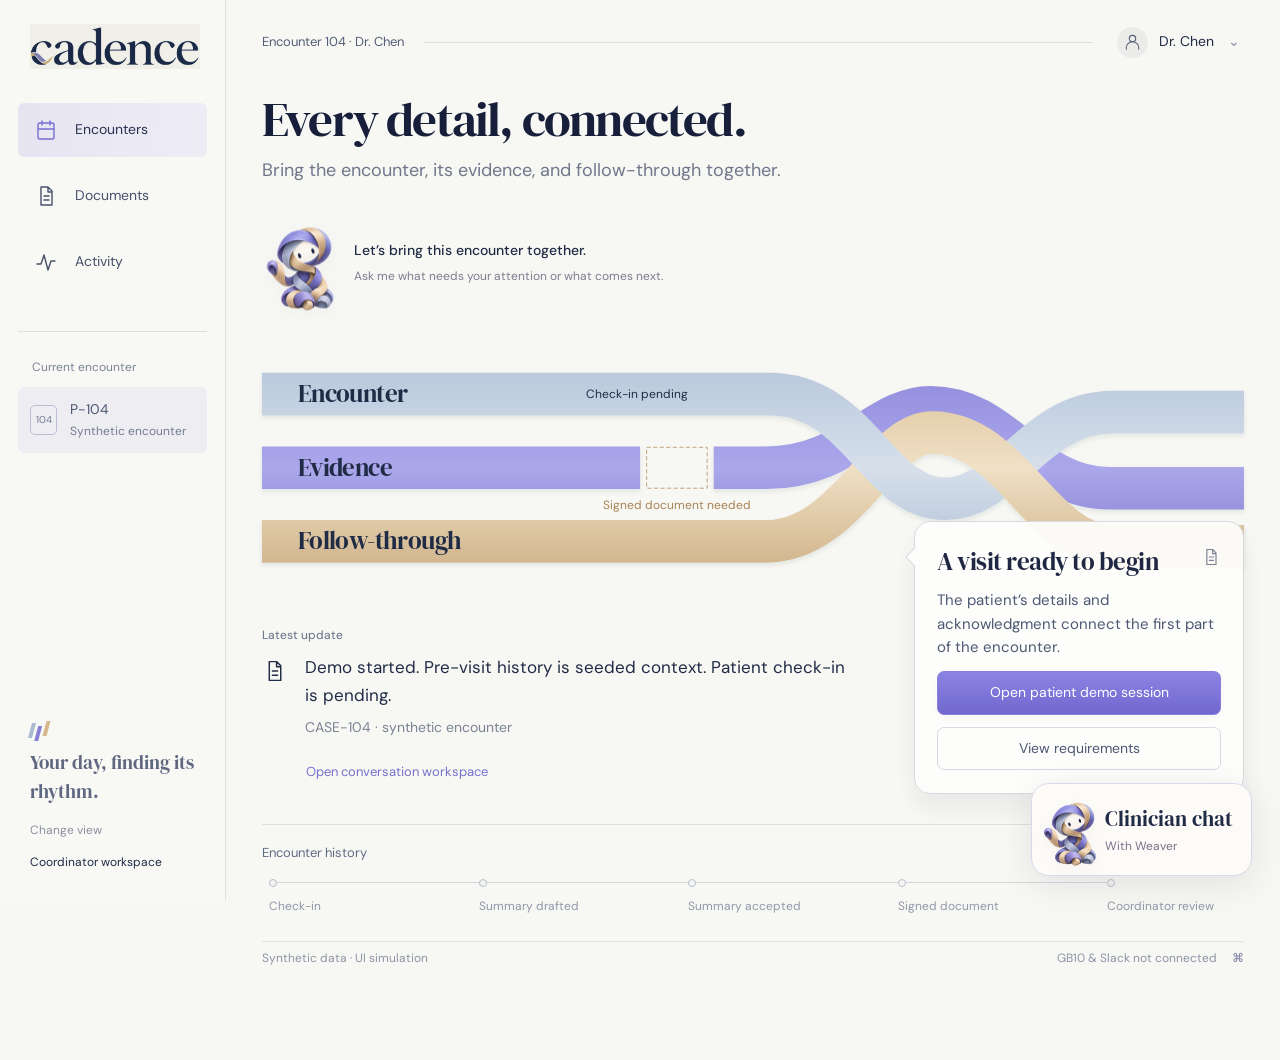
<file: web/encounter.html>
<!doctype html>
<html lang="en"><head><meta charset="utf-8"><meta name="viewport" content="width=device-width,initial-scale=1"><meta name="theme-color" content="#F7F7F3"><title>Cadence · Your day, finding its rhythm.</title><meta name="description" content="Cadence brings the encounter, its evidence, and follow-through together. Synthetic workflow prototype."><link rel="stylesheet" href="fonts.css"><link rel="stylesheet" href="weave.css"><link rel="stylesheet" href="weaver.css"><link rel="icon" type="image/svg+xml" href="data:image/svg+xml,%3Csvg xmlns='http://www.w3.org/2000/svg' viewBox='0 0 40 40'%3E%3Cpath d='M31 9A15 15 0 1 0 31 31' fill='none' stroke='%23202B46' stroke-width='5'/%3E%3Cpath d='M6 22Q17 15 29 31' fill='none' stroke='%237775D8' stroke-width='5'/%3E%3Cpath d='M6 24Q17 36 29 29' fill='none' stroke='%23D4B88F' stroke-width='4'/%3E%3C/svg%3E"></head><body>
<div class="app-shell"><aside class="sidebar"><a class="brand" href="#clinician" aria-label="Cadence"><svg viewBox="200 260 1140 270" role="img" aria-label="Cadence woven wordmark"><image href="assets/wordmark-source.png" width="1536" height="1024"/></svg></a><nav id="navigation" aria-label="Workspace"></nav><div class="sidebar-case"><span>Current encounter</span><button data-go="home" class="case-button"><span class="case-icon">104</span><span>P-104<small>Synthetic encounter</small></span></button></div><div class="sidebar-bottom"><span class="small-weave" aria-hidden="true"><i></i><i></i><i></i></span><p>Your day, finding its rhythm.</p><button data-action="sessions">Change view</button><a href="index.html" style="display:block;margin-top:12px;font-size:12px">Coordinator workspace</a></div></aside><div class="workspace"><header class="topbar"><span id="context"></span><span class="topbar-line"></span><button id="session-button" data-action="sessions"></button></header><main id="app"></main><footer><span>Synthetic data · UI simulation</span><button data-action="runtime">GB10 & Slack not connected <span aria-hidden="true">⌘</span></button></footer></div></div>
<dialog id="sessions"><div class="dialog-top"><div><span class="eyebrow">WORKSPACE VIEWS</span><h2>A view for each person.</h2></div><button data-close="sessions" class="icon-button" aria-label="Close role selection">×</button></div><p>Choose the workspace for your role. These prototype views are not authenticated sessions.</p><div class="role-options"><button data-role="clinician"><strong>Clinician</strong><span>Dr. Chen · Review and supply evidence</span></button><button data-role="patient"><strong>Patient</strong><span>P-104 · Confirm details and check in</span></button><button data-role="coordinator"><strong>Coordinator</strong><span>Tasks, schedules and Weaver</span></button></div></dialog>
<dialog id="runtime"><div class="dialog-top"><div><span class="eyebrow">RUNTIME EVIDENCE</span><h2>What is actually connected?</h2></div><button data-close="runtime" class="icon-button" aria-label="Close runtime evidence">×</button></div><div class="runtime-grid"><section><h3>Local inference</h3><p>LLM route: unknown<br>Hosted inference providers: unknown<br>GPU: N/A · Generation speed: N/A</p></section><section><h3>Speech</h3><p>ASR endpoint: disconnected<br>Execution: fixture replay only<br>Processing duration: N/A</p></section><section><h3>Policy</h3><p>Agent refusal: not observed<br>OpenShell denial: not observed<br>No sandbox probe has run.</p></section></div><p class="footnote">Browser file hashes and UI events are real local computations. Model calls, Slack delivery, authentication, durable state, and independent source verification are not implemented.</p></dialog>
<dialog id="detail"><div class="dialog-top"><h2 id="detail-title"></h2><button data-close="detail" class="icon-button" aria-label="Close detail">×</button></div><div id="detail-content"></div></dialog><div id="toast" role="status" aria-live="polite"></div><script src="model.js"></script><script src="weaver-work.js"></script><script src="weave.js"></script><script src="app.js"></script><script src="role-chat.js"></script></body></html>
</file>
<file: web/fonts.css>
@font-face {
  font-family: 'DM Sans';
  font-style: normal;
  font-weight: 400;
  font-display: swap;
  src: url(assets/font-0.ttf) format('truetype');
}
@font-face {
  font-family: 'DM Sans';
  font-style: normal;
  font-weight: 500;
  font-display: swap;
  src: url(assets/font-1.ttf) format('truetype');
}
@font-face {
  font-family: 'DM Sans';
  font-style: normal;
  font-weight: 600;
  font-display: swap;
  src: url(assets/font-2.ttf) format('truetype');
}
@font-face {
  font-family: 'DM Serif Display';
  font-style: normal;
  font-weight: 400;
  font-display: swap;
  src: url(assets/font-3.ttf) format('truetype');
}
</file>
<file: web/weave.css>
:root{--pearl:#f7f7f3;--ink:#202b46;--body:#4e5873;--muted:#7b8396;--line:#dedfe3;--iris:#7775d8;--iris-deep:#625ccd;--iris-pale:#eeedf7;--champagne:#d4b88f;--paper:#fdfdfb;--serif:'DM Serif Display',Georgia,serif;--sans:'DM Sans',Arial,sans-serif}*{box-sizing:border-box}html{scroll-behavior:smooth}body{margin:0;background:var(--pearl);font:16px/1.55 var(--sans);color:var(--ink);-webkit-font-smoothing:antialiased}button,input,select,textarea{font:inherit}button,a,input,select,textarea{-webkit-tap-highlight-color:transparent}button{cursor:pointer;color:var(--body);border:1px solid #d7d9e3;background:transparent;padding:11px 17px;border-radius:7px;transition:background .18s,border-color .18s,transform .18s}button:hover{background:#eeeeF5;border-color:#bfc0d5}button:active{transform:translateY(1px)}button:disabled{opacity:.42;cursor:not-allowed;transform:none}a{color:inherit;text-decoration:none}button:focus-visible,a:focus-visible,input:focus-visible,select:focus-visible,textarea:focus-visible,summary:focus-visible{outline:2px solid var(--iris-deep);outline-offset:4px}.icon{width:24px;height:24px;flex-shrink:0}.app-shell{display:grid;grid-template-columns:226px minmax(0,1fr);min-height:100vh}.sidebar{position:sticky;top:0;height:100vh;border-right:1px solid var(--line);padding:24px 18px;display:flex;flex-direction:column;background:#f8f8f5;z-index:4}.brand{display:block;width:170px;height:45px;margin:0 12px 34px;mix-blend-mode:multiply}.brand svg{width:100%;height:100%;overflow:hidden}.sidebar nav{display:flex;flex-direction:column;gap:12px}.sidebar nav a{display:flex;align-items:center;gap:17px;font-size:14px;padding:15px 16px;border-radius:6px;color:#49516b}.sidebar nav a:hover{background:#f0eff4}.sidebar nav a.active{background:linear-gradient(100deg,#e7e4f1,#eeedf6);color:#293351}.sidebar nav a.active .icon{color:#7770d1}.sidebar-case{margin-top:42px;padding-top:22px;border-top:1px solid var(--line)}.sidebar-case>span{font-size:12px;color:var(--muted);padding-left:14px}.case-button{border:0;width:100%;display:flex;gap:13px;align-items:center;text-align:left;margin-top:8px;background:#eeedf2;padding:12px;font-size:14px}.case-icon{width:27px;height:30px;display:grid;place-items:center;border:1px solid #b9bfd1;border-radius:5px;font-size:10px;color:#757c98}.case-button small{display:block;font-size:12px;color:#747c91;margin-top:2px}.sidebar-bottom{margin-top:auto;padding:35px 12px 4px}.sidebar-bottom p{font-family:var(--serif);font-size:19px;font-weight:400;margin:10px 0;color:#5f6880}.sidebar-bottom button{font-size:12px;padding:0;border:0;color:#8b90a1}.small-weave{display:flex;gap:3px;transform:skew(-15deg);width:32px}.small-weave i{height:15px;width:4px;background:#aabbd1}.small-weave i:nth-child(2){background:#8880d5;transform:translateY(3px)}.small-weave i:nth-child(3){background:#d6b78b;transform:translateY(-2px)}.workspace{min-width:0;padding:0 36px}.topbar{display:flex;align-items:center;gap:20px;height:84px;font-size:13px;color:#546078}.topbar-line{height:1px;background:var(--line);flex:1}.topbar>span:first-child{white-space:nowrap}#session-button{border:0;padding:4px;display:flex;align-items:center;gap:11px;font-size:14px;color:var(--ink)}#session-button .icon{width:31px;height:31px;padding:6px;background:#ebebea;border-radius:50%;color:#596179}.chevron{margin-left:3px;color:#8a91a0}.page-heading{margin:8px 0 25px}.page-heading h1{font-family:var(--serif);font-size:clamp(34px,3.8vw,58px);font-weight:400;line-height:1.12;letter-spacing:-1.8px;margin:0 0 10px;color:#171f3b}.page-heading>p{font-size:18px;line-height:1.6;color:#71778b;margin:0}h2,h3{font-family:var(--serif);font-weight:400;letter-spacing:-.5px;color:#202743;line-height:1.3;margin:0 0 12px}h2{font-size:27px}h3{font-size:21px}p{margin:0 0 15px}.metadata,.muted{color:#7b8396;font-size:14px}.metadata{line-height:1.7}.eyebrow{font-size:12px;letter-spacing:1.7px;color:var(--muted)}.footnote{font-size:12px;color:#7b8296;line-height:1.7;margin-top:16px}.badge{border:1px solid #dfe0ea;border-radius:6px;background:#eeedf5;font-size:12px;padding:6px 10px;white-space:nowrap;color:#5e6285}.badge.warm{color:#926b43;background:#fbf2e6;border-color:#ead9bf}.badge.success{background:#edf0f3;color:#596882}.primary{background:linear-gradient(180deg,#8b84e3,#7068ce);border:1px solid #8980dd;color:white;box-shadow:0 3px 7px #635dbb0a}.primary:hover{background:linear-gradient(180deg,#8177da,#655bc2);border-color:#766ad1}.full{display:block;width:100%}.text-button,.source-link{border:0;border-radius:0;padding:0;color:#7870cc;font-size:14px;background:transparent;box-shadow:none}.source-link{display:inline-block;text-decoration:underline;text-underline-offset:3px}.text-button:hover,.source-link:hover{background:none;color:#534ca6}.actions{display:flex;align-items:center;flex-wrap:wrap;gap:12px;margin:22px 0 0}.actions button{font-size:14px}.surface{border:1px solid #dcdde4;border-radius:12px;background:linear-gradient(145deg,#ffffffcb,#ffffff50);padding:25px 27px;min-width:0}.surface p{font-size:15px;color:var(--body)}.two-columns{display:grid;grid-template-columns:1fr 1fr;gap:22px;margin:22px 0 28px}.section-heading{display:flex;justify-content:space-between;align-items:flex-start;gap:15px}.section-heading h2{margin-bottom:12px}.weave{position:relative;width:100%;isolation:isolate;margin:30px 0 5px;aspect-ratio:4/1;min-height:240px}.weave>svg{display:block;position:absolute;inset:0;width:100%;height:100%;overflow:visible}.weave-controls{position:absolute;inset:0;pointer-events:none}.ribbon-control{position:absolute;left:1%;height:17%;width:45%;border:0;border-radius:0;display:flex;align-items:center;gap:20px;padding:0 26px;text-align:left;pointer-events:auto;background:none!important;color:var(--ink)}.ribbon-control:hover{background:#ffffff1a!important;border-radius:7px}.ribbon-control-0{top:11.3%}.ribbon-control-1{top:41.3%}.ribbon-control-2{top:71.3%}.ribbon-title{font-family:var(--serif);font-size:25px;line-height:1.1;white-space:nowrap;letter-spacing:-.6px}.ribbon-note{font-size:12px;margin-left:auto;white-space:nowrap;max-width:54%;text-align:right}.ribbon-control-1 .ribbon-note{display:none}.ribbon-control-2 .ribbon-note{display:none}.ribbon-check{font-size:15px;display:grid;place-items:center;width:26px;height:26px;border-radius:50%;background:#5d7099;color:white;border:1px solid white;flex-shrink:0}.gap-control{position:absolute;left:39.1%;width:6.3%;top:40%;height:19%;border:0;background:none!important;border-radius:0;padding:0}.gap-control span{position:absolute;top:100%;left:50%;transform:translateX(-50%);white-space:nowrap;font-size:12px;color:#a98457;margin-top:6px}.gap-control:hover:before{content:'';position:absolute;inset:3px;background:#d7c09b2b;border-radius:4px}.ribbon-path{stroke-linecap:butt;stroke-linejoin:round}.weave-enter .ribbon-drawing{animation:weaveReveal 1.6s cubic-bezier(.25,.65,.3,1) both}.weave-progress .ribbon-drawing{animation:weaveContinue .9s ease-in-out}.weave-input .ribbon-drawing{animation:weaveContinue .9s ease-in-out}.weave-enter .ribbon-note,.weave-enter .ribbon-check{animation:labelIn 1.5s ease both}.weave[data-confirmed="1"] .strand-1{filter:brightness(1.04)}.weave[data-confirmed="2"] .strand-2{filter:brightness(1.04)}@keyframes weaveReveal{from{clip-path:inset(-15% 100% -15% 0)}to{clip-path:inset(-15% 0 -15% 0)}}@keyframes weaveContinue{0%,100%{transform:translateY(0)}50%{transform:translateY(-2px)}}.compact{min-height:130px;max-height:180px;aspect-ratio:6.4/1;margin:20px 0 24px}.compact .ribbon-title{font-size:21px}.compact .ribbon-note{font-size:11px}.compact .ribbon-control{height:22%;padding:0 18px;gap:15px}.compact .ribbon-control-0{top:9%}.compact .ribbon-control-1{top:39%}.compact .ribbon-control-2{top:69%}.compact .gap-control span{font-size:11px;margin-top:2px}.encounter-bottom{display:grid;grid-template-columns:minmax(0,1fr) 330px;gap:7%;align-items:start;margin:20px 0 18px}.latest-update{padding:15px 0;max-width:660px}.latest-update>small{font-size:12px;color:#636e84;display:block;margin-bottom:9px}.latest-update>div{display:flex;gap:18px;align-items:flex-start}.latest-update .icon{width:25px;height:28px;margin-top:4px}.latest-update p{font-size:17px;line-height:1.65;margin-bottom:6px}.latest-update .source-link{font-size:13px;margin-left:14px}.latest-update>.text-button{margin:22px 0 0 44px;font-size:13px}.connection-panel{position:relative;background:#fdfdfbf2;border:1px solid #d8d9e0;border-radius:16px;padding:23px 22px;box-shadow:0 14px 22px #1d294710;margin-top:-90px;z-index:2}.connection-panel:before{content:'';position:absolute;width:13px;height:13px;background:#fdfdfb;border-left:1px solid #d8d9e0;border-bottom:1px solid #d8d9e0;left:-7px;top:28px;transform:rotate(45deg)}.panel-heading{display:flex;align-items:flex-start;gap:13px}.panel-heading h2{font-size:25px;flex:1}.panel-heading .icon{width:20px;color:#7a8194}.connection-panel p{font-size:15px;color:var(--body);margin-bottom:5px}.connection-panel .metadata{font-size:12px;display:block;margin:5px 0 19px}.connection-panel .full{font-size:14px;margin-top:12px;padding:10px}.history-strip{border-top:1px solid var(--line);padding:18px 0 0;margin-top:25px}.history-strip>div:first-child{display:flex;justify-content:space-between;font-size:13px;color:#606c84;margin-bottom:19px}.history-strip .text-button{font-size:12px}.history-points{display:flex;padding:0 7px}.history-points button{flex:1;border:0;border-radius:0;border-top:1px solid #d4d6df;padding:14px 10px 0 0;position:relative;text-align:left;font-size:12px;color:#9298aa;line-height:1.5}.history-points i{position:absolute;top:-4px;left:0;width:8px;height:8px;background:#f4f4f1;border:1px solid #b8bece;border-radius:50%}.history-points .done{color:#626e88}.history-points .done i{background:#8580ce;border-color:#7772c6}.history-points button:hover{background:transparent;color:#7770cc}.history-points button:last-child{flex:0 0 130px;border-top-color:transparent}.patient-layout{display:grid;grid-template-columns:minmax(390px,.85fr) 1.15fr;gap:0;align-items:center;margin:32px 0 45px}.patient-form{position:relative;z-index:2;background:#ffffffb3;padding:26px 29px;border-radius:12px}.patient-form h2{font-size:31px;line-height:1.2;margin:0 0 26px;letter-spacing:-.7px}.patient-ribbons{min-width:0;margin-left:-1px;overflow:visible}.patient.weave{width:100%;min-height:315px;aspect-ratio:1.8;margin:0}.patient.weave svg{width:175%;max-width:none;left:0}.patient .weave-controls{width:175%}.patient .ribbon-control{width:47%;padding-left:30px}.patient .ribbon-title{font-size:28px}.patient .ribbon-note,.patient .ribbon-check{display:none}.patient-weave-caption{font-size:13px;color:#838b9b;max-width:380px;padding-left:30px;margin:10px 0 0}.patient-layout{overflow:hidden}.checked-in{display:flex;gap:20px;align-items:center;margin:35px 0}.checked-in>.icon{width:42px;height:42px;background:#e5e4f4;color:#6c68be;border-radius:50%;padding:10px}.checked-in p{font-size:23px;font-family:var(--serif);margin:0}.checked-in p span{display:block;font:14px var(--sans);color:var(--muted);margin-top:7px}.field{display:block;font-size:15px;color:#505d7d;margin:0 0 23px}.field input,.field select{display:block;width:100%;height:45px;margin-top:8px;padding:9px 13px;border:1px solid #cbd0df;background:#ffffffb5;color:var(--ink);border-radius:6px;outline-offset:3px}.check-label{display:flex;gap:13px;align-items:flex-start;font-size:14px;line-height:1.6;color:#57617c;margin:20px 0}.check-label input{width:21px;height:21px;accent-color:#7b74d2;flex-shrink:0;margin:1px 0 0}.patient-form .primary{margin-top:30px;padding:13px;font-size:16px}.file-picker{border:1px dashed #bbb9d3;border-radius:9px;display:flex;flex-wrap:wrap;align-items:center;gap:15px;padding:22px;margin:22px 0;background:#f3f2f8}.file-picker>span{font-size:15px}.file-picker small{font-size:12px;color:#8b8fa3;display:block;margin-top:3px}.file-picker input{font-size:13px;width:100%;margin-top:6px}.file-picker input::file-selector-button{background:#eeecf8;border:1px solid #c6c3df;border-radius:4px;font:inherit;color:#555179;padding:7px 10px;margin-right:12px;cursor:pointer}.callout{background:#efedf5;color:#646580;padding:15px 17px;border-radius:6px;font-size:13px;line-height:1.7;margin:20px 0}.form-error{color:#a34646;font-size:13px!important;margin-top:12px}.form-error:empty{display:none}.document-facts{display:grid;grid-template-columns:105px minmax(0,1fr);gap:14px 17px;margin:28px 0;font-size:14px}.document-facts dt{color:#8a90a0}.document-facts dd{margin:0;min-width:0}.hash{font-family:monospace;font-size:12px;overflow-wrap:anywhere}.document-text{font:13px/1.8 monospace;white-space:pre-wrap;overflow-wrap:anywhere;padding:17px;background:#eeedf2;border-radius:6px;max-height:350px;overflow:auto}details summary{cursor:pointer;color:#7168bd;font-size:14px;padding:12px 0}details p{padding:12px 0}textarea{display:block;width:100%;min-height:240px;padding:15px;line-height:1.8;border:1px solid #bcbdd1;border-radius:7px;background:#ffffffa3;color:var(--ink);resize:vertical;margin-top:12px}.summary-text{font:23px/1.65 var(--serif)!important;color:var(--ink)!important;margin:30px 0 20px}.surface-bottom{border-top:1px solid var(--line);margin-top:35px;padding-top:23px}.empty-state{padding:30px 0;color:#939aac!important}.transcript{margin-top:30px;border-top:1px solid var(--line)}.transcript-line{width:100%;display:flex;gap:15px;align-items:baseline;border:0;border-bottom:1px solid var(--line);border-radius:0;padding:17px 8px;text-align:left;font-size:15px;line-height:1.8}.transcript-line time{font-size:12px;color:#939bb0}.transcript-line.selected{background:#ebe8f5;border-left:2px solid #8578ca}.gap-preview{display:flex;align-items:center;height:80px;margin:30px 0}.gap-preview span{height:28px;background:linear-gradient(#a09ce1,#7e78ce);flex:1}.gap-preview i{height:32px;width:70px;border:1px dashed #bda078;background:var(--pearl);margin:0 8px}.packet-heading{display:flex;align-items:center;gap:25px;justify-content:space-between}.packet-heading .page-heading{flex:1}.packet-heading .page-heading h1{font-size:clamp(33px,3.2vw,49px)}.packet-badge{display:flex;gap:12px;align-items:center;border:1px solid var(--line);padding:15px 17px;border-radius:9px;max-width:310px}.packet-badge h3{font-size:18px;margin:0 0 5px}.packet-badge span{font-size:12px;color:#79829b}.packet-badge .icon{width:25px;height:30px}.packet-columns{margin-top:20px}.packet-columns .section-heading{flex-wrap:wrap;gap:0}.packet-columns h2{font-size:25px}.source-table{margin-top:22px}.table-header{display:flex;justify-content:space-between;padding:10px 0;border-bottom:1px solid var(--line);font-size:12px;color:#6d7690}.table-header span:last-child{margin-right:50px}.source-row{display:flex;align-items:center;gap:13px;width:100%;padding:17px 0;border:0;border-bottom:1px solid var(--line);border-radius:0;text-align:left;font-size:14px;color:#394663}.source-row:last-child{border:0}.source-row>.icon{width:22px}.source-row>span{flex:1}.source-row>small{max-width:135px;font-size:12px;line-height:1.4;color:#7e879e}.source-row>i{width:25px;height:25px;flex-shrink:0;border:1px solid #d0d4e0;border-radius:50%;font-style:normal;display:grid;place-items:center;color:#a5adc0}.source-row>i.present{background:#c6d3e5;color:#394c70;border:0}.reviewed-summary{display:flex;gap:17px;margin:24px 0}.reviewed-summary .icon{width:28px;height:31px;margin-top:3px}.reviewed-summary p{font:22px/1.45 var(--serif);color:var(--ink)}.reviewed-summary span{font-size:13px;color:#717d95;display:block}.reviewed-summary .source-link{font-size:12px;margin-top:7px}.packet-actions{justify-content:flex-end;border-top:1px solid var(--line);padding-top:25px;margin-top:25px}.packet-notes{display:flex;gap:20px;font-size:12px;color:#969eae;border-top:1px solid var(--line);margin-top:25px;padding-top:18px}.packet-notes>span+span{border-left:1px solid var(--line);padding-left:20px}.unresolved-list{display:flex;gap:10px 20px;align-items:center;flex-wrap:wrap;background:#f3ede5;border:1px solid #e5d5be;border-radius:7px;padding:13px 16px;margin:15px 0 22px;font-size:13px;color:#876b4c}.unresolved-list strong{font-weight:500}.unresolved-list span{border-left:1px solid #dbccb6;padding-left:16px}.unresolved-list small{display:block;color:#a18d75;font-size:11px}.operator-weave{position:relative}.operator-weave>.weave{min-height:220px}.removed-note{position:absolute;left:34%;top:-10px;background:white;box-shadow:0 8px 20px #2b335e15;border:1px solid var(--line);padding:14px 20px;border-radius:8px;font-size:14px}.removed-note span{display:block;font-size:12px;color:#9699aa;margin-top:4px}.runtime-strip{display:grid;grid-template-columns:repeat(4,1fr);border:1px solid var(--line);border-radius:9px;padding:13px 0;margin:20px 0}.runtime-strip button{border:0;border-right:1px solid var(--line);border-radius:0;display:flex;gap:15px;align-items:center;text-align:left;padding:0 23px;font-size:14px}.runtime-strip button:last-child{border:0}.runtime-strip .icon{width:24px}.runtime-strip small{display:block;color:#7d879e;font-size:13px;margin-top:3px}.run-status{display:flex;gap:20px;align-items:center;padding:17px 20px;border-radius:7px;background:#eae8f5;margin:20px 0}.run-status strong{font-family:var(--serif);font-size:20px;font-weight:400;max-width:60%;overflow-wrap:anywhere;line-height:1.3}.run-status>span{border-left:1px solid #c9c5de;padding-left:20px;font-size:12px;color:#6e6e8f}.run-status.blocked{background:#f7e7e7;color:#a13f45}.run-status.blocked>span{border-color:#d9b8be}.operator-panels .actions{gap:8px}.operator-panels .actions button{font-size:12px;padding:10px 12px}.event-list{list-style:none;padding:0;margin:20px 0 0}.event-list li{display:flex;align-items:flex-start;position:relative;gap:17px;padding:0 0 22px;font-size:13px;color:#5d6884;line-height:1.6}.event-list li:not(:last-child):before{content:'';position:absolute;left:5px;top:10px;bottom:0;width:1px;background:#d8d9e4}.event-point{height:11px;width:11px;border:1px solid #9ca5bf;background:#eceef4;border-radius:50%;flex-shrink:0;margin-top:4px;z-index:1}.event-list li:first-child .event-point{background:#8279d7;border-color:#8279d7}.event-list li>div{flex:1}.event-list small{font-size:11px;color:#9a9fb2;display:block;margin-top:3px}.event-list time{font-size:11px;color:#909bb1;white-space:nowrap;margin-top:3px}.security-footer{margin:0 0 10px}.history-control{display:flex;align-items:center;justify-content:space-between;gap:25px}.history-control h2{margin-bottom:4px}.history-control label{font-size:13px;color:#7b8396}.history-control input{display:block;accent-color:#7b75cf;width:250px;margin-top:9px;cursor:ew-resize}.seeded-history{font-size:15px;line-height:2.3;color:#788297;padding-left:20px}.view-timeline .weave-controls,.view-timeline .gap-control{pointer-events:none}.view-timeline .ribbon-control{pointer-events:none}footer{display:flex;justify-content:space-between;align-items:center;gap:20px;min-height:62px;font-size:12px;color:#8d94a7;margin-top:26px;border-top:1px solid #e2e3e7}footer button{border:0;padding:7px 0;font-size:12px;color:#8d94a7}footer button>span{margin-left:12px;color:#7779a0}.sr-only{position:absolute;width:1px;height:1px;overflow:hidden;clip:rect(0,0,0,0);white-space:nowrap}dialog{border:1px solid #dcdde4;border-radius:15px;background:#fbfbf8;color:var(--ink);width:min(780px,92vw);max-height:85vh;overflow:auto;padding:30px 34px;box-shadow:0 25px 90px #202b4630}dialog::backdrop{background:#28314a33;backdrop-filter:blur(5px)}.dialog-top{display:flex;align-items:flex-start;justify-content:space-between;gap:20px;margin-bottom:20px}.dialog-top h2{font-size:32px;margin:7px 0 0}.icon-button{border:0;padding:0;font-size:27px;color:#80869e;line-height:1;width:30px;height:30px}dialog>p{font-size:14px;color:var(--muted)}.role-options{display:grid;grid-template-columns:1fr 1fr;gap:14px;margin-top:25px}.role-options button{text-align:left;padding:20px;background:#f0eef8;border-color:#dedbea}.role-options strong{display:block;font-family:var(--serif);font-size:23px;font-weight:400;margin-bottom:6px;color:var(--ink)}.role-options span{font-size:13px;color:#7b7d96}.runtime-grid{display:grid;grid-template-columns:repeat(3,1fr);gap:23px}.runtime-grid p{font-size:13px;line-height:1.9;color:var(--muted)}.requirement-details>div{display:flex;gap:16px;padding:15px 0;border-bottom:1px solid var(--line);font-size:15px}.requirement-details small{display:block;font-size:12px;color:var(--muted);margin-top:3px}#toast{position:fixed;left:50%;bottom:24px;transform:translate(-50%,15px);padding:13px 22px;background:#303955;color:#f5f4fa;box-shadow:0 8px 30px #202b4625;border-radius:8px;font-size:14px;opacity:0;pointer-events:none;transition:opacity .2s,transform .2s;max-width:90vw;z-index:20}#toast.show{opacity:1;transform:translate(-50%,0)}@keyframes weaveDraw{from{stroke-dashoffset:1000}to{stroke-dashoffset:0}}@keyframes weaveSettle{0%{transform:translateY(var(--entry,0))}75%{transform:translateY(calc(var(--entry,0)*-.12))}100%{transform:translateY(0)}}@keyframes crossIn{0%,40%{opacity:0;transform:translateX(-12px)}100%{opacity:1;transform:translateX(0)}}@keyframes sealIn{0%,60%{opacity:0;transform:translateY(4px)}100%{opacity:1;transform:none}}@keyframes labelIn{0%,35%{opacity:0}100%{opacity:1}}@keyframes continueWeave{0%{transform:translateX(-12px) scaleX(.985)}55%{transform:translateX(3px) scaleX(1.002)}100%{transform:none}}@keyframes crossSettle{0%{transform:translateX(-12px)}100%{transform:none}}@keyframes inputWeave{0%,100%{transform:translateX(0)}50%{transform:translateX(7px)}}@media(min-width:1700px){.app-shell{grid-template-columns:250px minmax(0,1fr)}.workspace{padding:0 50px}.topbar{height:90px}.weave{min-height:300px}.connection-panel{width:360px;justify-self:end}.page-heading{margin-top:20px}.ribbon-title{font-size:29px}.ribbon-note{font-size:14px}.compact{min-height:160px}.patient-layout{grid-template-columns:.8fr 1.2fr}.patient-form{padding:35px}.patient.weave{min-height:370px}}@media(max-width:1200px){.app-shell{grid-template-columns:190px minmax(0,1fr)}.sidebar{padding:23px 12px}.brand{width:146px;margin-left:8px}.sidebar nav a{padding:13px 11px;gap:12px;font-size:13px}.workspace{padding:0 25px}.ribbon-control{padding:0 17px;gap:10px}.ribbon-title{font-size:22px}.ribbon-note{font-size:11px}.ribbon-control-0 .ribbon-note{display:none}.weave{min-height:220px}.encounter-bottom{grid-template-columns:1fr 300px;gap:25px}.connection-panel{padding:22px 19px;margin-top:-30px}.panel-heading h2{font-size:23px}.packet-heading{align-items:flex-start}.packet-badge{max-width:240px;font-size:12px;padding:12px}.packet-badge h3{font-size:16px}.packet-heading .page-heading h1{font-size:38px}.two-columns{gap:17px}.surface{padding:22px}.source-row>small{max-width:100px}.runtime-strip button{padding:0 14px;gap:10px}.runtime-strip small{font-size:12px}.patient-layout{grid-template-columns:minmax(330px,1fr) 1fr}.patient-form h2{font-size:28px}.patient .ribbon-title{font-size:23px}.patient .ribbon-control{padding-left:20px}.history-control input{width:180px}}@media(max-width:950px){.app-shell{grid-template-columns:165px minmax(0,1fr)}.sidebar{padding:20px 9px}.brand{width:130px;margin-left:6px}.sidebar nav a{font-size:12px;padding:12px 9px;gap:9px}.sidebar nav .icon{width:20px}.sidebar-case{margin-top:30px}.sidebar-bottom{padding-left:7px}.sidebar-bottom p{font-size:16px}.workspace{padding:0 22px}.topbar{gap:12px;font-size:12px}#session-button{font-size:12px}.page-heading h1{font-size:43px}.page-heading>p{font-size:16px}.two-columns{grid-template-columns:1fr}.encounter-bottom{grid-template-columns:1fr 270px;gap:20px}.latest-update p{font-size:15px}.latest-update .source-link{margin-left:0;display:block}.connection-panel{padding:19px 17px}.panel-heading h2{font-size:22px}.ribbon-title{font-size:21px}.ribbon-check{display:none}.gap-control span{font-size:11px}.compact{min-height:150px}.patient-layout{grid-template-columns:1fr}.patient-form{max-width:600px}.patient-ribbons{margin:24px 0}.patient.weave{min-height:270px;aspect-ratio:2.5}.patient.weave svg,.patient .weave-controls{width:130%}.packet-heading{flex-direction:column;gap:0}.packet-badge{max-width:none;margin:0 0 12px}.runtime-strip{grid-template-columns:1fr 1fr;gap:18px 0}.runtime-strip button:nth-child(2){border:0}.history-control{flex-wrap:wrap}.role-options{grid-template-columns:1fr 1fr}.runtime-grid{grid-template-columns:1fr}.operator-weave>.weave{min-height:200px}.removed-note{top:-5px;left:27%;font-size:12px;max-width:270px}.removed-note span{font-size:11px}}@media(max-width:680px){.app-shell{display:block}.sidebar{position:relative;height:auto;width:100%;padding:17px 18px 0;border-right:0;border-bottom:1px solid var(--line);display:block}.brand{width:144px;height:35px;margin:0 0 16px}.sidebar nav{flex-direction:row;gap:8px;overflow:auto;padding-bottom:8px}.sidebar nav a{white-space:nowrap;flex:1;justify-content:center;padding:9px;font-size:13px;gap:8px}.sidebar nav .icon{width:19px;height:19px}.sidebar-case,.sidebar-bottom{display:none}.workspace{padding:0 18px}.topbar{height:66px;gap:9px}#session-button{font-size:12px}#session-button .icon{width:25px;height:25px}.topbar>span:first-child{font-size:11px;white-space:normal}.topbar-line{min-width:5px}.page-heading{margin:10px 0 20px}.page-heading h1,.packet-heading .page-heading h1{font-size:38px;letter-spacing:-1.2px;line-height:1.08}.page-heading>p{font-size:15px}.weave{min-height:190px;margin:26px 0 10px;overflow:visible}.weave svg{width:145%;left:0}.weave-controls{width:145%}.workspace{overflow:hidden}.ribbon-title{font-size:20px}.ribbon-control{padding-left:10px;width:44%}.ribbon-control-1{top:41%}.ribbon-control-2{top:71%}.gap-control{left:57%;top:42%;width:9%;height:15%}.gap-control span{font-size:10px;margin-top:3px;white-space:normal;width:95px;line-height:1.3;text-align:center}.encounter-bottom{grid-template-columns:1fr;gap:5px;margin-top:18px}.latest-update{padding:10px 0 20px}.latest-update>.text-button{margin-top:13px}.connection-panel{margin-top:0;padding:22px;border-radius:12px}.connection-panel:before{display:none}.connection-panel .metadata{margin-bottom:10px}.connection-panel .full{padding:12px}.panel-heading h2{font-size:26px}.history-strip{margin-top:28px}.history-points{overflow-x:auto;padding-top:3px;gap:0}.history-points button{min-width:100px;font-size:11px}.history-points button:last-child{flex:1}.compact{min-height:170px}.compact .ribbon-title{font-size:20px}.compact .ribbon-control{padding:0 10px;height:17%}.compact .ribbon-control-0{top:11.3%}.compact .ribbon-control-1{top:41.3%}.compact .ribbon-control-2{top:71.3%}.two-columns{margin-top:24px;gap:18px}.surface{padding:22px 20px}h2{font-size:26px}.patient-layout{margin:26px 0 0}.patient-form{padding:25px 22px}.patient-form h2{font-size:29px}.patient.weave{min-height:230px}.patient.weave svg,.patient .weave-controls{width:145%}.patient .ribbon-title{font-size:23px}.patient-weave-caption{padding:0;font-size:13px}.patient .ribbon-control{padding-left:14px}.patient-form .primary{font-size:14px}.section-heading{flex-wrap:wrap}.summary-text{font-size:22px!important}.source-row{gap:9px;font-size:13px}.source-row small{font-size:11px;max-width:92px}.source-row .icon{width:19px}.source-row i{width:22px;height:22px}.packet-notes{flex-direction:column;gap:7px}.packet-notes>span+span{border:0;padding-left:0}.packet-actions{justify-content:flex-start}.reviewed-summary p{font-size:21px}.unresolved-list{font-size:12px}.runtime-strip{padding:16px 0}.runtime-strip button{font-size:12px;padding:0 13px;gap:10px}.runtime-strip small{font-size:11px}.runtime-strip .icon{width:20px}.operator-weave>.weave{min-height:200px;margin-top:55px}.removed-note{left:20%;top:-37px;width:260px;font-size:12px}.event-list li{gap:12px}.event-list time{font-size:10px}.operator-panels .actions button{font-size:12px}.run-status{padding:15px}.run-status strong{font-size:18px}.history-control{gap:15px}.history-control input{width:175px}.history-control h2{font-size:24px}footer{font-size:10px;gap:15px;margin-top:22px}footer button{font-size:10px}.role-options{grid-template-columns:1fr}dialog{padding:25px 22px}.dialog-top h2{font-size:29px}.document-facts{grid-template-columns:85px 1fr;gap:14px}.badge{white-space:normal}.form-error{font-size:12px}.page-heading h1{overflow-wrap:normal}}@media(prefers-reduced-motion:reduce){html{scroll-behavior:auto}*,*:before,*:after{animation:none!important;transition:none!important}.weave-enter .ribbon-path{stroke-dashoffset:0!important}.weave-enter .crossing,.weave-enter .weave-seal,.weave-enter .ribbon-note{opacity:1!important;transform:none!important}}
</file>
<file: web/weaver.css>
.weaver-pose{display:inline-block;width:100px;aspect-ratio:3/4;background-image:url('assets/weaver-poses.png');background-size:400% 200%;background-position:var(--wx,0%) var(--wy,0%);flex-shrink:0;filter:drop-shadow(0 5px 8px #202b4608);transform-origin:50% 90%;pointer-events:none}.weaver-pose[data-pose=welcome]{--wx:0%;--wy:0%}.weaver-pose[data-pose=listening]{--wx:33.333%;--wy:0%}.weaver-pose[data-pose=thinking]{--wx:66.666%;--wy:0%}.weaver-pose[data-pose=weaving]{--wx:100%;--wy:0%;animation:weaver-work 2.2s ease-in-out infinite}.weaver-pose[data-pose=document]{--wx:0%;--wy:100%}.weaver-pose[data-pose=waiting]{--wx:33.333%;--wy:100%}.weaver-pose[data-pose=complete]{--wx:66.666%;--wy:100%;animation:weaver-nod .7s ease-out}.weaver-pose[data-pose=resting]{--wx:100%;--wy:100%}.weaver-pose[data-pose=welcome]{animation:weaver-hello 1.3s ease-in-out}.weaver-pose[data-pose=listening]{animation:weaver-listen 2.8s ease-in-out infinite}@keyframes weaver-work{0%,100%{transform:rotate(-2deg) translateY(0)}50%{transform:rotate(2deg) translateY(-3px)}}@keyframes weaver-hello{0%,100%{transform:rotate(0)}25%,75%{transform:rotate(-5deg)}50%{transform:rotate(4deg)}}@keyframes weaver-nod{0%,100%{transform:translateY(0)}50%{transform:translateY(5px) rotate(3deg)}}@keyframes weaver-listen{0%,100%{transform:rotate(0)}50%{transform:rotate(-3deg)}}
#weaver-launcher{position:fixed;right:28px;bottom:24px;z-index:40;display:flex;align-items:center;gap:10px;border:1px solid #DCD6EB;background:#FCFBF7;border-radius:18px;box-shadow:0 8px 35px #202b4619;padding:8px 18px 8px 8px;text-align:left;color:#202B46}.launcher-character{width:55px;height:65px;overflow:hidden}.launcher-character .weaver-pose{width:52px}.launcher-copy strong{display:block;font-family:'DM Serif Display',serif;font-size:21px;font-weight:400}.launcher-copy small{display:block;font-size:12px;color:#77718C;margin-top:2px}.weaver-context{display:flex;align-items:center;gap:18px;border:0;background:transparent;padding:0;text-align:left;color:#202B46;margin:0 0 15px;max-width:560px}.weaver-context .weaver-pose{width:62px}.weaver-context strong{font-size:14px;font-weight:500;display:block}.weaver-context small{font-size:12px;color:#817B91;display:block;margin-top:5px}.weaver-context:hover strong{color:#7775D8}.ops-heading{margin-bottom:14px}footer{padding-bottom:85px}
#weaver-panel{position:fixed;z-index:80;right:22px;bottom:20px;width:430px;height:min(760px,calc(100dvh - 40px));border:1px solid #D9D5E6;border-radius:22px;background:#F7F7F3;box-shadow:0 18px 80px #202b4633;display:flex;flex-direction:column;overflow:hidden;animation:chat-open .23s ease-out}#weaver-panel[hidden]{display:none}@keyframes chat-open{from{opacity:0;transform:translateY(15px)}to{opacity:1;transform:translateY(0)}}.weaver-chat-header{display:flex;align-items:center;gap:12px;padding:18px 20px 8px;border-bottom:1px solid #E5E2ED}.weaver-chat-header .weaver-pose{width:63px}.weaver-chat-header h2{font-family:'DM Serif Display',serif;font-size:28px;margin:0;font-weight:400}.weaver-chat-header p{font-size:12px;color:#827D90;margin:4px 0 0}.weaver-chat-header button{margin-left:auto;align-self:flex-start;border:0;background:transparent;font-size:24px;padding:4px 8px}.weaver-chat-log{flex:1;overflow:auto;padding:18px;scroll-behavior:smooth}.weaver-bubble{font-size:14px;line-height:1.65;padding:13px 16px;background:#ECE9F4;border-radius:13px;margin:0 0 14px;white-space:pre-wrap;overflow-wrap:anywhere}.weaver-bubble.user{background:#E2DEEF;margin-left:38px}.weaver-bubble.agent{margin-right:20px;background:#FFFDF8;border:1px solid #E6E2EB}.weaver-bubble small{display:block;font-size:11px;font-weight:500;margin-bottom:5px;color:#857B9D}.weaver-bubble a{color:#6655A0}.weaver-bubble .chat-task-button{font-size:13px;display:block;margin-top:12px;background:#202B46;color:white;border:0;border-radius:8px;padding:9px 12px}.weaver-chat-chips{display:flex;gap:6px;padding:0 17px 12px;flex-wrap:wrap}.weaver-chat-chips button{font-size:12px;padding:6px 9px;border-radius:20px;border-color:#DDD7E8;background:transparent}.weaver-chat-composer{border-top:1px solid #E3DEEB;padding:14px 17px;background:#FCFBF8}.weaver-chat-composer textarea{width:100%;font:14px/1.5 'DM Sans',sans-serif;border:1px solid #DDD6EB;background:white;border-radius:11px;min-height:65px;max-height:130px;resize:vertical;padding:10px 12px;box-sizing:border-box}.weaver-chat-actions{display:flex;gap:8px;align-items:center;margin-top:9px}.weaver-chat-actions .primary{margin-left:auto;font-size:13px;padding:9px 18px}.weaver-chat-actions label{font-size:12px;position:relative;overflow:hidden;padding:8px;border:1px solid #DED7E8;border-radius:8px;cursor:pointer}.weaver-chat-actions label input{position:absolute;inset:0;opacity:0;width:100%;cursor:pointer}.weaver-chat-note{font-size:11px;color:#898194;margin:10px 0 0}.weaver-chat-files{font-size:12px;color:#756593;padding-top:6px}.weaver-typing{font-size:13px;color:#7F7796;padding:8px 15px}.weaver-chat-error{font-size:12px;color:#9A594B}.weaver-task-link{display:block;margin-top:10px;font-weight:500}.weaver-chat-clear{border:0;background:transparent;font-size:11px;color:#8A829A;margin-left:auto;padding:3px}
@media(min-width:1400px){body.weaver-chat-open .workspace{padding-right:470px}body.weaver-chat-open .task-layout{grid-template-columns:1fr}body.weaver-chat-open .ops-heading h1{font-size:36px}body.weaver-chat-open .connection-cards{grid-template-columns:1fr}}
@media(max-width:680px){#weaver-launcher{right:14px;bottom:14px;padding:6px 13px 6px 4px}.launcher-copy strong{font-size:18px}.launcher-character{width:42px;height:54px}.launcher-character .weaver-pose{width:42px}#weaver-panel{right:8px;bottom:8px;width:calc(100% - 16px);height:calc(100dvh - 16px);border-radius:18px}.weaver-context .weaver-pose{width:53px}.weaver-context{gap:12px}.weaver-chat-header{padding:12px 16px 8px}.weaver-chat-composer{padding-bottom:max(14px,env(safe-area-inset-bottom))}}
@media(prefers-reduced-motion:reduce){.weaver-pose,#weaver-panel{animation:none!important}.weaver-chat-log{scroll-behavior:auto}}
/* Living companion: distinct continuous movement for each activity. */
[data-weaver-avatar]{display:inline-flex;transform:translate(var(--look-x,0px),var(--look-y,0px)) rotate(var(--look-turn,0deg));transition:transform .4s ease-out;transform-origin:50% 85%}
.weaver-pose{will-change:transform}
.weaver-pose[data-pose=welcome]{animation:weaver-greet-live 4.8s ease-in-out infinite}
.weaver-pose[data-pose=listening]{animation:weaver-listen-live 3.2s ease-in-out infinite}
.weaver-pose[data-pose=thinking]{animation:weaver-think-live 4s ease-in-out infinite}
.weaver-pose[data-pose=weaving]{animation:weaver-work-live 1.65s ease-in-out infinite}
.weaver-pose[data-pose=document]{animation:weaver-catch-live 2.4s ease-in-out infinite}
.weaver-pose[data-pose=waiting]{animation:weaver-wait-live 4.5s ease-in-out infinite}
.weaver-pose[data-pose=complete]{animation:weaver-proud-live 3.8s ease-in-out infinite}
.weaver-pose[data-pose=resting]{animation:weaver-breathe-live 4s ease-in-out infinite}
@keyframes weaver-greet-live{0%,100%{transform:translateY(0) rotate(-2deg) scale(1)}15%{transform:translateY(-7px) rotate(5deg) scale(1.02)}27%{transform:translateY(-4px) rotate(-6deg)}39%{transform:translateY(-6px) rotate(5deg)}55%{transform:translateY(1px) rotate(-2deg) scale(1.025,.98)}76%{transform:translateY(-3px) rotate(1deg) scale(.99,1.02)}}
@keyframes weaver-listen-live{0%,100%{transform:rotate(-3deg) translateY(0)}24%{transform:rotate(6deg) translateY(-4px) scale(1.025)}45%{transform:rotate(6deg) translateY(-2px)}61%{transform:rotate(1deg) translateY(3px) scale(1.02,.98)}78%{transform:rotate(-3deg) translateY(-3px)}}
@keyframes weaver-think-live{0%,100%{transform:rotate(-4deg) translateY(0)}30%{transform:rotate(5deg) translateY(-5px)}48%{transform:rotate(5deg) translateY(-5px)}62%{transform:rotate(-2deg) translateY(2px) scale(1.02,.98)}80%{transform:rotate(-5deg) translateY(-2px)}}
@keyframes weaver-work-live{0%,100%{transform:translate(-3px,0) rotate(-5deg)}25%{transform:translate(0,-6px) rotate(0) scale(.98,1.025)}50%{transform:translate(4px,0) rotate(5deg)}75%{transform:translate(0,3px) rotate(0) scale(1.025,.975)}}
@keyframes weaver-catch-live{0%,100%{transform:rotate(-3deg) translateY(0)}25%{transform:rotate(5deg) translateY(-8px) scale(1.035)}45%{transform:rotate(2deg) translateY(2px) scale(1.04,.97)}65%{transform:rotate(-3deg) translateY(-4px)}}
@keyframes weaver-wait-live{0%,100%{transform:rotate(-4deg) translateY(0)}25%{transform:rotate(4deg) translateY(-3px)}45%{transform:rotate(4deg) translateY(-3px)}60%{transform:rotate(-4deg) translateY(1px)}80%{transform:rotate(-4deg) translateY(-4px) scale(1.015)}}
@keyframes weaver-proud-live{0%,100%{transform:translateY(0) rotate(0)}12%{transform:translateY(2px) scale(1.04,.96)}25%{transform:translateY(-10px) rotate(-4deg) scale(.98,1.03)}38%{transform:translateY(1px) scale(1.035,.975)}52%{transform:translateY(-5px) rotate(4deg)}68%{transform:translateY(0) rotate(1deg)}85%{transform:translateY(-2px)}}
@keyframes weaver-breathe-live{0%,100%{transform:translateY(0) scale(1,.98) rotate(-2deg)}50%{transform:translateY(-5px) scale(1.02,1.025) rotate(2deg)}}
#weaver-launcher{overflow:visible}.launcher-character{height:75px;overflow:visible}.launcher-character .weaver-pose{width:58px}.weaver-chat-header .weaver-pose{width:77px}.weaver-context .weaver-pose{width:74px}.weaver-context{min-height:105px}.weaver-chat-header{min-height:114px}
body.weaver-tab-hidden .weaver-pose{animation-play-state:paused}
@media(max-width:680px){.launcher-character{height:59px}.launcher-character .weaver-pose{width:46px}.weaver-context .weaver-pose{width:62px}.weaver-context{min-height:88px}.weaver-chat-header .weaver-pose{width:65px}.weaver-chat-header{min-height:96px}}
@media(prefers-reduced-motion:reduce){.weaver-pose{animation:none!important;will-change:auto}[data-weaver-avatar]{transform:none!important;transition:none!important}}
.role-choice{display:flex;flex-direction:column;gap:8px;padding:20px;border:1px solid #DDD8E7;border-radius:12px;text-decoration:none;color:#202B46}.role-choice:hover{background:#EEEBF6}.role-choice strong{font-size:17px}.role-choice span{font-size:13px;color:#7F778F}#weaver-launcher[hidden]{display:none}.coordinator-profile{background:transparent;border:0;cursor:pointer}.weaver-chat-header h2{font-size:25px}
/* The interlacing knot is a work indicator anchored between Weaver's hands. */
.weaver-pose{position:relative;overflow:visible}.weaver-knot{display:none;position:absolute;left:-24%;top:56%;width:148%;height:auto;overflow:visible;pointer-events:none;filter:drop-shadow(0 1px 1px #202b4620)}
.weaver-pose[data-pose=weaving] .weaver-knot{display:block}
.knot-iris{stroke:#9286DB}.knot-gold{stroke:#D4B88F}.knot-blue{stroke:#B5C7DC}
.knot-thread{stroke-dasharray:100;stroke-dashoffset:100;animation:knot-thread-in 2.8s cubic-bezier(.35,.05,.2,1) infinite}.knot-gold{animation-delay:.18s}.knot-blue{animation-delay:.36s}.knot-over{opacity:0;animation:knot-over-in 2.8s ease infinite}
.weaver-knot g{transform-origin:90px 45px;animation:knot-tighten 2.8s ease-in-out infinite}
@keyframes knot-thread-in{0%{stroke-dashoffset:100;opacity:0}10%{opacity:1}65%,86%{stroke-dashoffset:0;opacity:1}100%{stroke-dashoffset:0;opacity:0}}
@keyframes knot-over-in{0%,45%{opacity:0}65%,86%{opacity:1}100%{opacity:0}}
@keyframes knot-tighten{0%,40%{transform:scale(1.04,1)}75%,90%{transform:scale(.9,.87)}100%{transform:scale(.9,.87)}}
@media(prefers-reduced-motion:reduce){.weaver-knot g,.knot-thread,.knot-over{animation:none!important}.knot-thread{stroke-dashoffset:0;opacity:1}.knot-over{opacity:1}}
/* A short completion celebration, triggered once by each finished task or answer. */
.weaver-pose[data-pose=celebrating]{--wx:66.666%;--wy:100%;animation:weaver-celebrate 2.7s ease-in-out both;z-index:2}
.weaver-celebration{display:none;position:absolute;inset:0;pointer-events:none;overflow:visible}
.weaver-pose[data-pose=celebrating] .weaver-celebration{display:block}
.weaver-celebration i{position:absolute;left:50%;top:45%;width:5px;height:11px;border-radius:3px;background:#7775D8;opacity:0;transform-origin:center;animation:weaver-ribbon-burst 1.4s cubic-bezier(.15,.6,.3,1) both;animation-delay:calc(.3s + var(--burst)*.035s)}
.weaver-celebration i:nth-child(3n+2){background:#D4B88F}.weaver-celebration i:nth-child(3n){background:#B5C7DC}
@keyframes weaver-celebrate{0%{transform:translateY(0) scale(1)}10%{transform:translateY(4px) scale(1.08,.91)}25%{transform:translateY(-18px) rotate(-10deg) scale(.98,1.04)}39%{transform:translateY(2px) rotate(6deg) scale(1.06,.95)}54%{transform:translateY(-11px) rotate(10deg)}68%{transform:translateY(1px) rotate(-5deg)}81%{transform:translateY(-4px) rotate(3deg)}100%{transform:translateY(0) rotate(0) scale(1)}}
@keyframes weaver-ribbon-burst{0%{opacity:0;transform:rotate(var(--angle)) translateY(-6px) rotate(0)}15%{opacity:1}70%{opacity:.9}100%{opacity:0;transform:rotate(var(--angle)) translateY(-58px) rotate(130deg)}}
@media(prefers-reduced-motion:reduce){.weaver-pose[data-pose=celebrating]{animation:none!important}.weaver-celebration{display:none!important}.weaver-celebration i{animation:none!important}}
/* An explicit hello on entering a workspace or opening its chat. */
.weaver-pose[data-pose=greeting]{--wx:0%;--wy:0%;animation:weaver-wave-hi 1.9s ease-in-out both;z-index:2}
@keyframes weaver-wave-hi{0%{transform:translateY(0) rotate(0) scale(1)}14%{transform:translateY(-7px) rotate(-6deg) scale(1.03)}27%{transform:translateY(-5px) rotate(8deg)}40%{transform:translateY(-6px) rotate(-8deg)}53%{transform:translateY(-4px) rotate(7deg)}66%{transform:translateY(-5px) rotate(-6deg)}79%{transform:translateY(-3px) rotate(4deg)}100%{transform:translateY(0) rotate(0) scale(1)}}
@media(prefers-reduced-motion:reduce){.weaver-pose[data-pose=greeting]{animation:none!important}}
.weaver-mic{min-width:42px;font-size:16px;padding:8px 10px;border-radius:50%;border:1px solid #c9c6e6;background:#fff}
.weaver-mic.recording{background:#d9534f;border-color:#d9534f;color:#fff;animation:weaver-mic-pulse 1.2s infinite}
@keyframes weaver-mic-pulse{0%{box-shadow:0 0 0 0 #d9534f80}70%{box-shadow:0 0 0 10px #d9534f00}100%{box-shadow:0 0 0 0 #d9534f00}}
@media (prefers-reduced-motion:reduce){.weaver-mic.recording{animation:none}}
</file>
